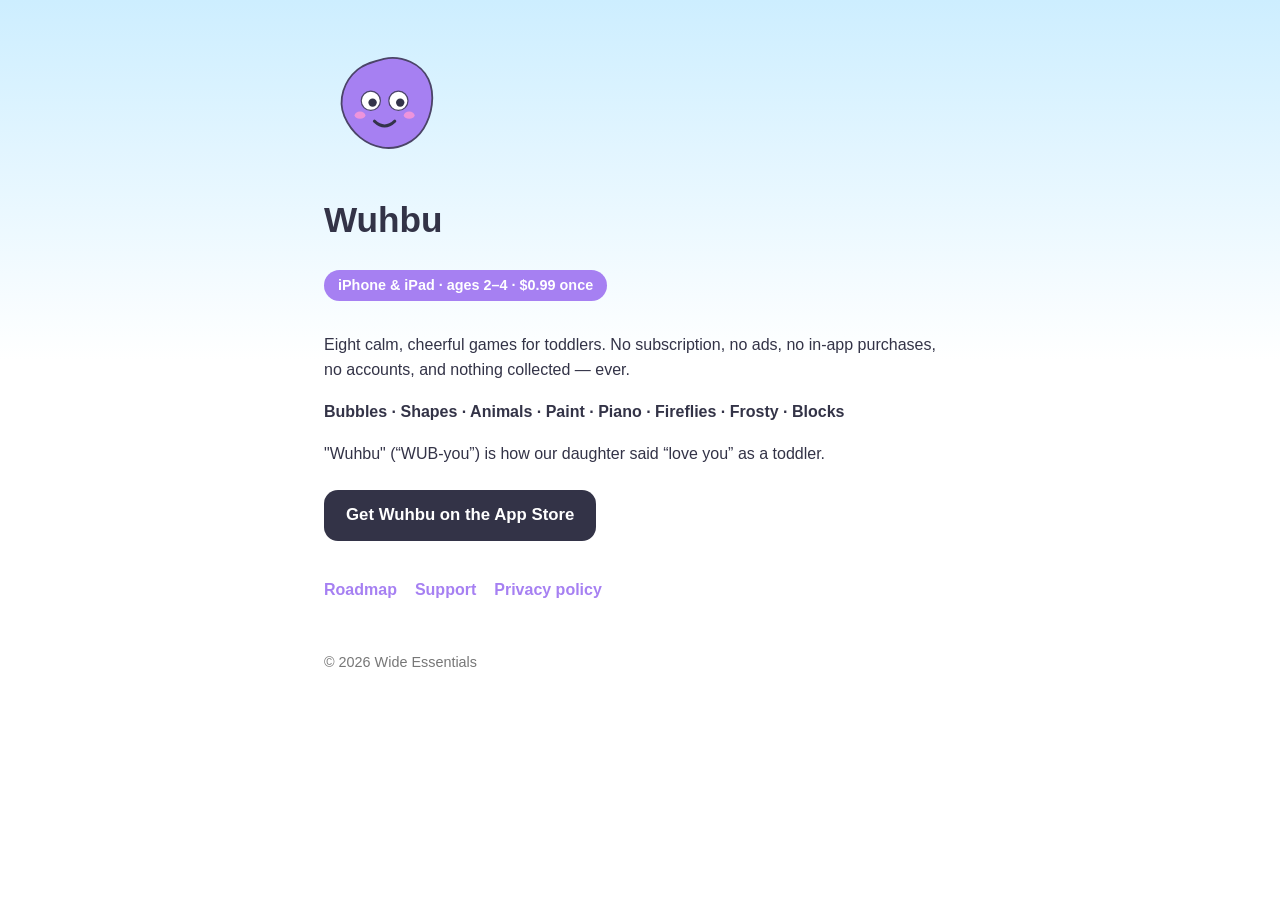
<file: index.html>
<!doctype html>
<html lang="en"><head><meta charset="utf-8"><meta name="viewport" content="width=device-width,initial-scale=1">
<title>Wuhbu — toddler games for iPhone and iPad</title><link rel="stylesheet" href="style.css"><link rel="icon" href="favicon.ico" sizes="any"><link rel="icon" type="image/png" sizes="32x32" href="favicon-32.png"><link rel="apple-touch-icon" href="apple-touch-icon.png"></head>
<body><main>
<svg class="blob" viewBox="0 0 200 200" aria-hidden="true"><path d="M100 18c30-6 62 8 74 34 12 26 6 60-8 82-14 22-40 36-68 32-28-4-52-24-64-52C22 86 34 54 56 36c12-10 28-14 44-18z" fill="#a680f2" stroke="#4b4468" stroke-width="3"/><circle cx="78" cy="88" r="16" fill="#fff" stroke="#4b4468" stroke-width="2"/><circle cx="124" cy="88" r="16" fill="#fff" stroke="#4b4468" stroke-width="2"/><circle cx="81" cy="91" r="7" fill="#33334a"/><circle cx="127" cy="91" r="7" fill="#33334a"/><ellipse cx="60" cy="112" rx="9" ry="6" fill="#ff99d6" opacity=".8"/><ellipse cx="142" cy="112" rx="9" ry="6" fill="#ff99d6" opacity=".8"/><path d="M84 122q17 16 34 0" fill="none" stroke="#33334a" stroke-width="5" stroke-linecap="round"/></svg>
<h1>Wuhbu</h1>
<p class="badge">iPhone &amp; iPad · ages 2–4 · $0.99 once</p>
<p>Eight calm, cheerful games for toddlers. No subscription, no ads, no in-app purchases, no accounts, and nothing collected — ever.</p>
<p><strong>Bubbles · Shapes · Animals · Paint · Piano · Fireflies · Frosty · Blocks</strong></p>
<p>"Wuhbu" (“WUB-you”) is how our daughter said “love you” as a toddler.</p>
<p><a class="store" href="https://apps.apple.com/app/id6809009025">Get Wuhbu on the App Store</a></p>
<nav><a href="roadmap.html">Roadmap</a><a href="support.html">Support</a><a href="privacy.html">Privacy policy</a></nav>
<footer>© 2026 Wide Essentials</footer>
</main></body></html>
</file>
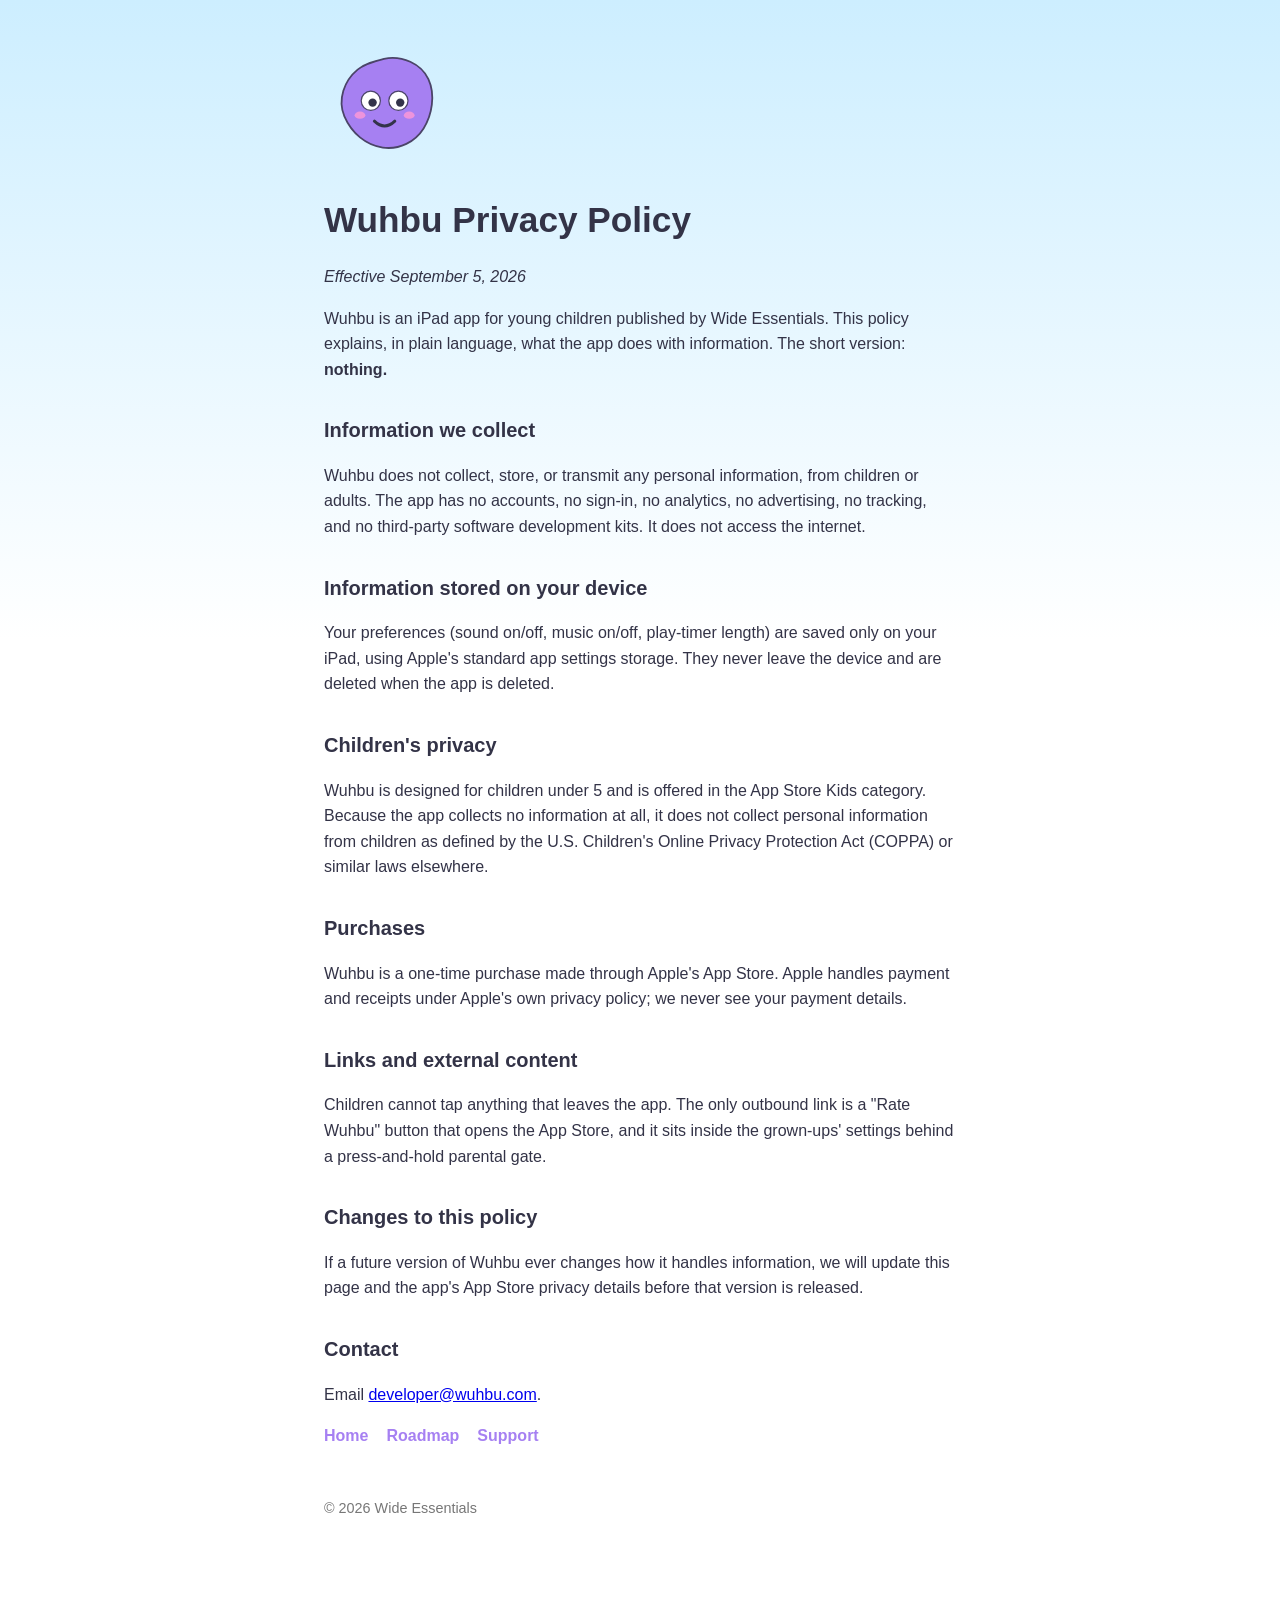
<file: privacy.html>
<!doctype html>
<html lang="en"><head><meta charset="utf-8"><meta name="viewport" content="width=device-width,initial-scale=1">
<title>Wuhbu — Privacy Policy</title><link rel="stylesheet" href="style.css"><link rel="icon" href="favicon.ico" sizes="any"><link rel="icon" type="image/png" sizes="32x32" href="favicon-32.png"><link rel="apple-touch-icon" href="apple-touch-icon.png"></head>
<body><main>
<svg class="blob" viewBox="0 0 200 200" aria-hidden="true"><path d="M100 18c30-6 62 8 74 34 12 26 6 60-8 82-14 22-40 36-68 32-28-4-52-24-64-52C22 86 34 54 56 36c12-10 28-14 44-18z" fill="#a680f2" stroke="#4b4468" stroke-width="3"/><circle cx="78" cy="88" r="16" fill="#fff" stroke="#4b4468" stroke-width="2"/><circle cx="124" cy="88" r="16" fill="#fff" stroke="#4b4468" stroke-width="2"/><circle cx="81" cy="91" r="7" fill="#33334a"/><circle cx="127" cy="91" r="7" fill="#33334a"/><ellipse cx="60" cy="112" rx="9" ry="6" fill="#ff99d6" opacity=".8"/><ellipse cx="142" cy="112" rx="9" ry="6" fill="#ff99d6" opacity=".8"/><path d="M84 122q17 16 34 0" fill="none" stroke="#33334a" stroke-width="5" stroke-linecap="round"/></svg>
<h1>Wuhbu Privacy Policy</h1>
<p><em>Effective September 5, 2026</em></p>
<p>Wuhbu is an iPad app for young children published by Wide Essentials. This policy explains, in plain language, what the app does with information. The short version: <strong>nothing.</strong></p>
<h2>Information we collect</h2>
<p>Wuhbu does not collect, store, or transmit any personal information, from children or adults. The app has no accounts, no sign-in, no analytics, no advertising, no tracking, and no third-party software development kits. It does not access the internet.</p>
<h2>Information stored on your device</h2>
<p>Your preferences (sound on/off, music on/off, play-timer length) are saved only on your iPad, using Apple's standard app settings storage. They never leave the device and are deleted when the app is deleted.</p>
<h2>Children's privacy</h2>
<p>Wuhbu is designed for children under 5 and is offered in the App Store Kids category. Because the app collects no information at all, it does not collect personal information from children as defined by the U.S. Children's Online Privacy Protection Act (COPPA) or similar laws elsewhere.</p>
<h2>Purchases</h2>
<p>Wuhbu is a one-time purchase made through Apple's App Store. Apple handles payment and receipts under Apple's own privacy policy; we never see your payment details.</p>
<h2>Links and external content</h2>
<p>Children cannot tap anything that leaves the app. The only outbound link is a "Rate Wuhbu" button that opens the App Store, and it sits inside the grown-ups' settings behind a press-and-hold parental gate.</p>
<h2>Changes to this policy</h2>
<p>If a future version of Wuhbu ever changes how it handles information, we will update this page and the app's App Store privacy details before that version is released.</p>
<h2>Contact</h2>
<p>Email <a href="mailto:developer@wuhbu.com">developer@wuhbu.com</a>.</p>
<nav><a href="index.html">Home</a><a href="roadmap.html">Roadmap</a><a href="support.html">Support</a></nav>
<footer>© 2026 Wide Essentials</footer>
</main></body></html>
</file>
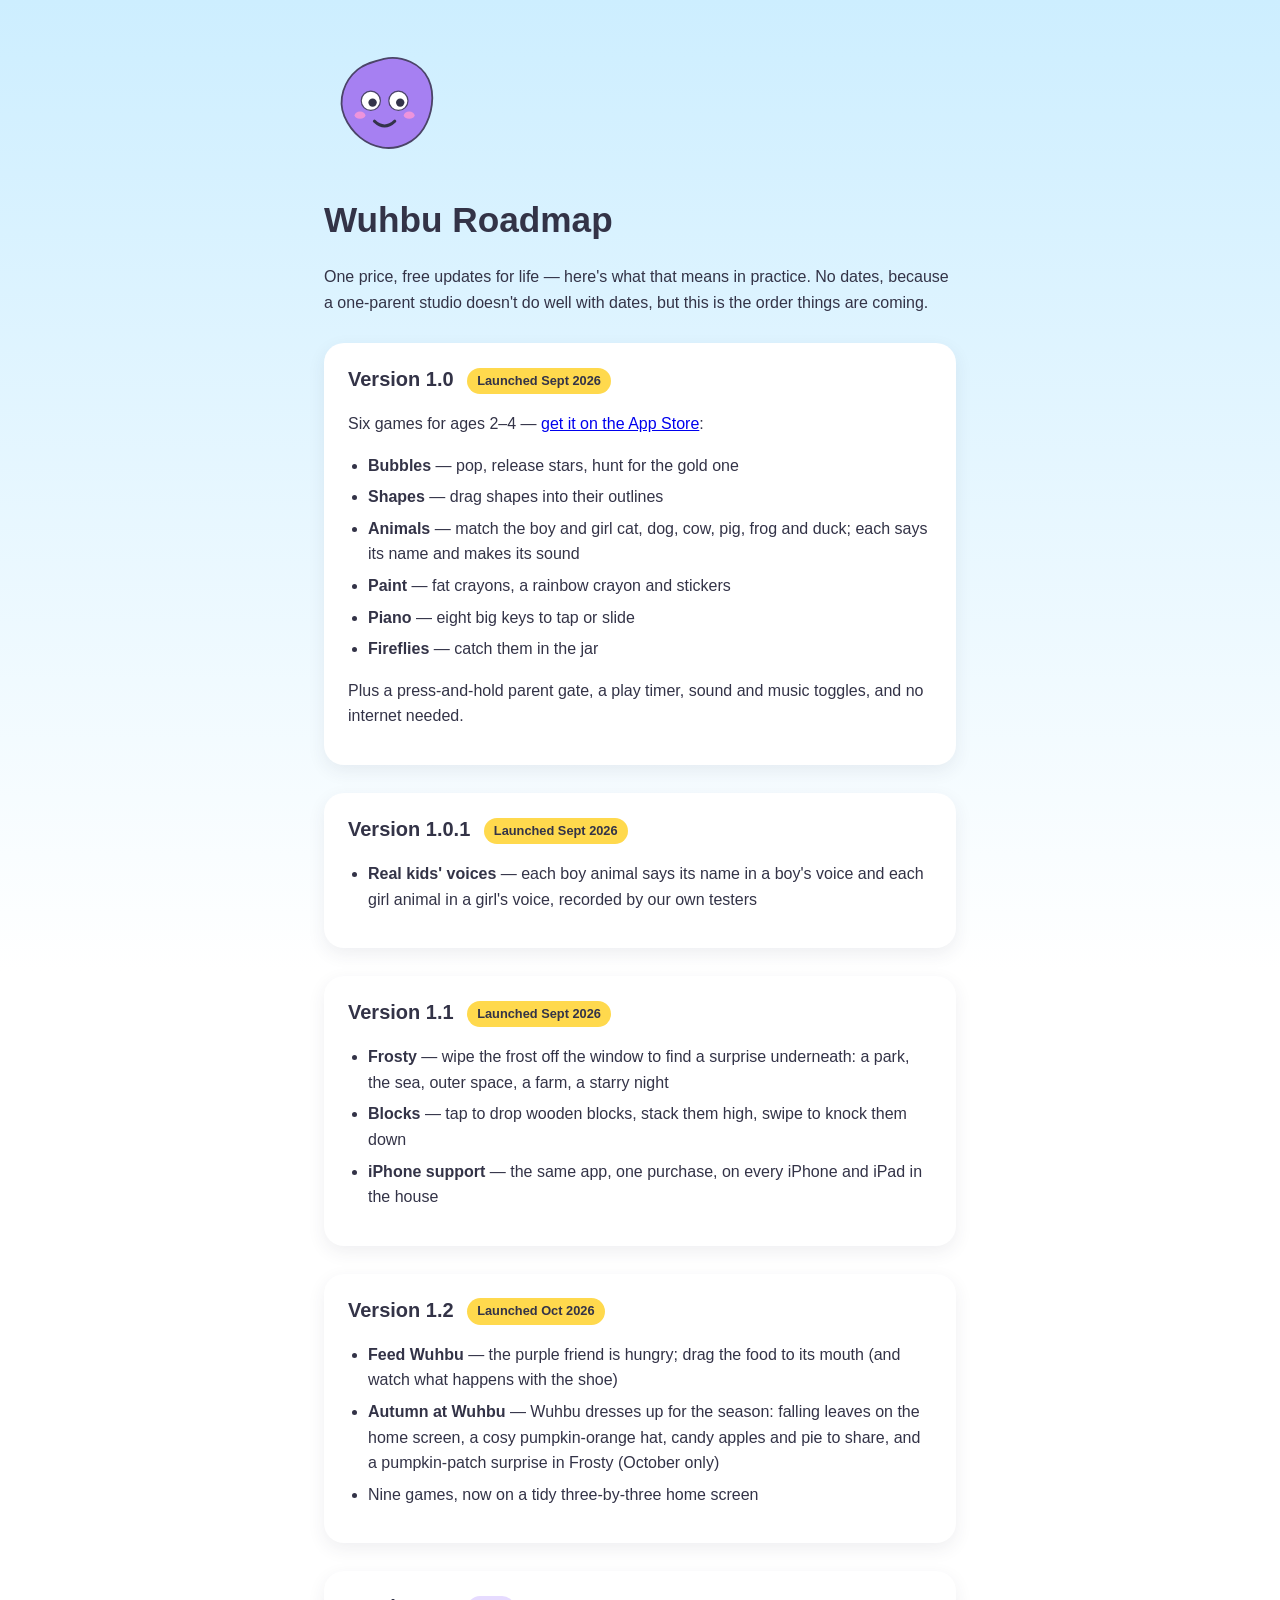
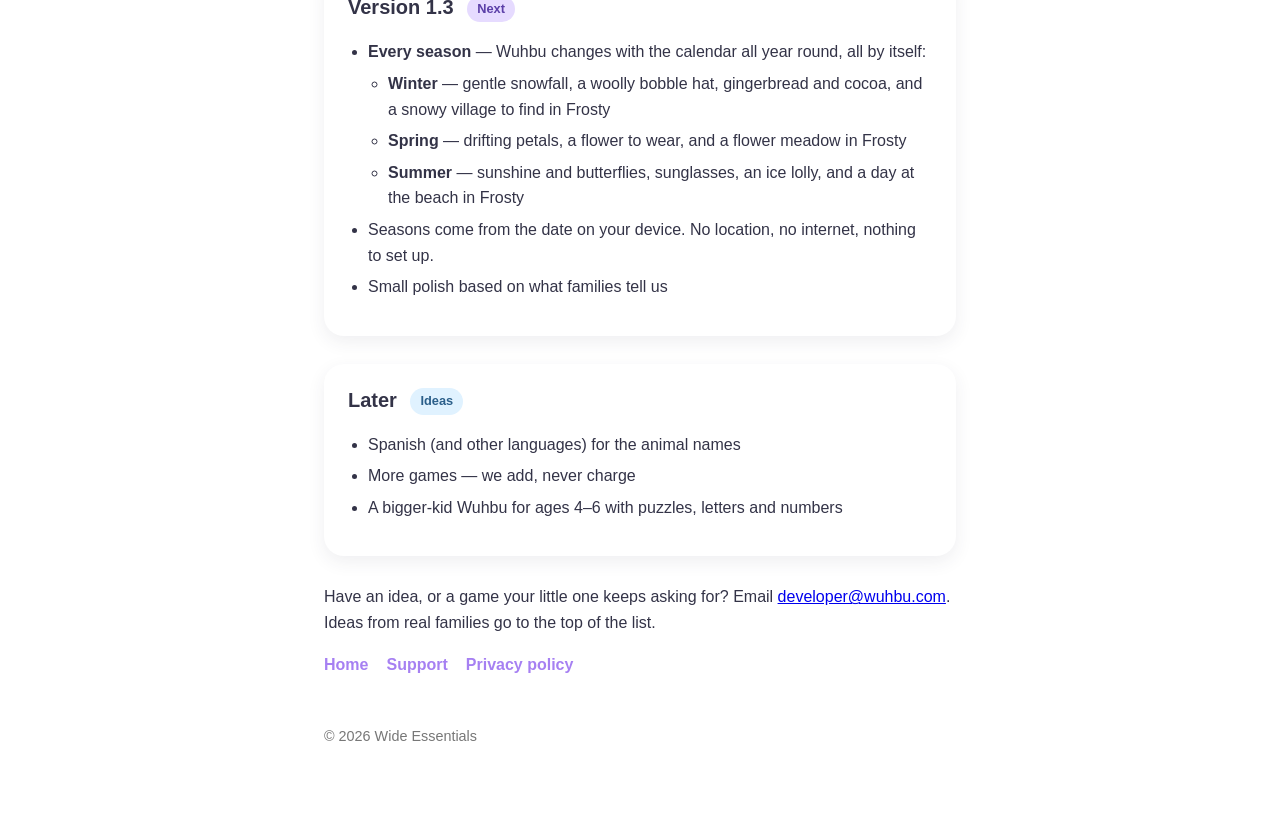
<file: roadmap.html>
<!doctype html>
<html lang="en"><head><meta charset="utf-8"><meta name="viewport" content="width=device-width,initial-scale=1">
<title>Wuhbu — Roadmap</title><link rel="stylesheet" href="style.css"><link rel="icon" href="favicon.ico" sizes="any"><link rel="icon" type="image/png" sizes="32x32" href="favicon-32.png"><link rel="apple-touch-icon" href="apple-touch-icon.png">
<style>
.stage { margin: 28px 0; padding: 20px 24px; background: #fff; border-radius: 20px; box-shadow: 0 6px 18px rgba(51,51,71,.08); }
.stage h2 { margin: 0 0 6px; }
.tag { display:inline-block; font-size:.8rem; font-weight:700; padding:3px 10px; border-radius:999px; margin-left:8px; vertical-align:middle; }
.tag.now { background:#ffd94d; color:#333347; }
.tag.next { background:#e6dbff; color:#5b3fa8; }
.tag.later { background:#e0f2ff; color:#2b5f8a; }
ul { padding-left: 20px; }
li { margin: 6px 0; }
</style></head>
<body><main>
<svg class="blob" viewBox="0 0 200 200" aria-hidden="true"><path d="M100 18c30-6 62 8 74 34 12 26 6 60-8 82-14 22-40 36-68 32-28-4-52-24-64-52C22 86 34 54 56 36c12-10 28-14 44-18z" fill="#a680f2" stroke="#4b4468" stroke-width="3"/><circle cx="78" cy="88" r="16" fill="#fff" stroke="#4b4468" stroke-width="2"/><circle cx="124" cy="88" r="16" fill="#fff" stroke="#4b4468" stroke-width="2"/><circle cx="81" cy="91" r="7" fill="#33334a"/><circle cx="127" cy="91" r="7" fill="#33334a"/><ellipse cx="60" cy="112" rx="9" ry="6" fill="#ff99d6" opacity=".8"/><ellipse cx="142" cy="112" rx="9" ry="6" fill="#ff99d6" opacity=".8"/><path d="M84 122q17 16 34 0" fill="none" stroke="#33334a" stroke-width="5" stroke-linecap="round"/></svg>
<h1>Wuhbu Roadmap</h1>
<p>One price, free updates for life — here's what that means in practice. No dates, because a one-parent studio doesn't do well with dates, but this is the order things are coming.</p>

<div class="stage">
<h2>Version 1.0 <span class="tag now">Launched Sept 2026</span></h2>
<p>Six games for ages 2–4 — <a href="https://apps.apple.com/app/id6809009025">get it on the App Store</a>:</p>
<ul>
<li><strong>Bubbles</strong> — pop, release stars, hunt for the gold one</li>
<li><strong>Shapes</strong> — drag shapes into their outlines</li>
<li><strong>Animals</strong> — match the boy and girl cat, dog, cow, pig, frog and duck; each says its name and makes its sound</li>
<li><strong>Paint</strong> — fat crayons, a rainbow crayon and stickers</li>
<li><strong>Piano</strong> — eight big keys to tap or slide</li>
<li><strong>Fireflies</strong> — catch them in the jar</li>
</ul>
<p>Plus a press-and-hold parent gate, a play timer, sound and music toggles, and no internet needed.</p>
</div>

<div class="stage">
<h2>Version 1.0.1 <span class="tag now">Launched Sept 2026</span></h2>
<ul>
<li><strong>Real kids' voices</strong> — each boy animal says its name in a boy's voice and each girl animal in a girl's voice, recorded by our own testers</li>
</ul>
</div>

<div class="stage">
<h2>Version 1.1 <span class="tag now">Launched Sept 2026</span></h2>
<ul>
<li><strong>Frosty</strong> — wipe the frost off the window to find a surprise underneath: a park, the sea, outer space, a farm, a starry night</li>
<li><strong>Blocks</strong> — tap to drop wooden blocks, stack them high, swipe to knock them down</li>
<li><strong>iPhone support</strong> — the same app, one purchase, on every iPhone and iPad in the house</li>
</ul>
</div>

<div class="stage">
<h2>Version 1.2 <span class="tag now">Launched Oct 2026</span></h2>
<ul>
<li><strong>Feed Wuhbu</strong> — the purple friend is hungry; drag the food to its mouth (and watch what happens with the shoe)</li>
<li><strong>Autumn at Wuhbu</strong> — Wuhbu dresses up for the season: falling leaves on the home screen, a cosy pumpkin-orange hat, candy apples and pie to share, and a pumpkin-patch surprise in Frosty (October only)</li>
<li>Nine games, now on a tidy three-by-three home screen</li>
</ul>
</div>

<div class="stage">
<h2>Version 1.3 <span class="tag next">Next</span></h2>
<ul>
<li><strong>Every season</strong> — Wuhbu changes with the calendar all year round, all by itself:
<ul>
<li><strong>Winter</strong> — gentle snowfall, a woolly bobble hat, gingerbread and cocoa, and a snowy village to find in Frosty</li>
<li><strong>Spring</strong> — drifting petals, a flower to wear, and a flower meadow in Frosty</li>
<li><strong>Summer</strong> — sunshine and butterflies, sunglasses, an ice lolly, and a day at the beach in Frosty</li>
</ul></li>
<li>Seasons come from the date on your device. No location, no internet, nothing to set up.</li>
<li>Small polish based on what families tell us</li>
</ul>
</div>

<div class="stage">
<h2>Later <span class="tag later">Ideas</span></h2>
<ul>
<li>Spanish (and other languages) for the animal names</li>
<li>More games — we add, never charge</li>
<li>A bigger-kid Wuhbu for ages 4–6 with puzzles, letters and numbers</li>
</ul>
</div>

<p>Have an idea, or a game your little one keeps asking for? Email <a href="mailto:developer@wuhbu.com">developer@wuhbu.com</a>. Ideas from real families go to the top of the list.</p>
<nav><a href="index.html">Home</a><a href="support.html">Support</a><a href="privacy.html">Privacy policy</a></nav>
<footer>© 2026 Wide Essentials</footer>
</main></body></html>
</file>
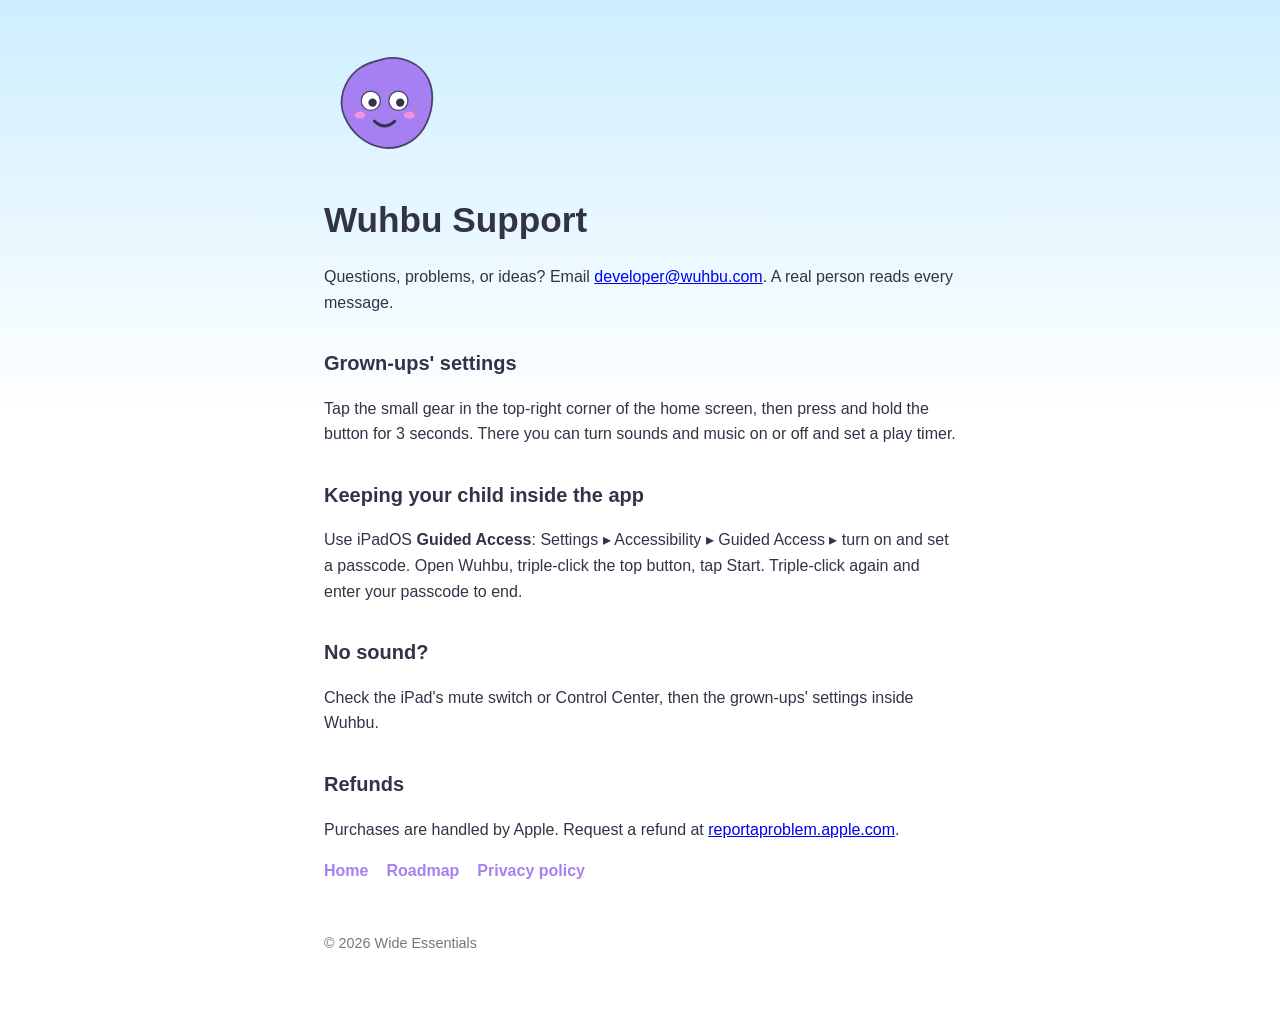
<file: support.html>
<!doctype html>
<html lang="en"><head><meta charset="utf-8"><meta name="viewport" content="width=device-width,initial-scale=1">
<title>Wuhbu — Support</title><link rel="stylesheet" href="style.css"><link rel="icon" href="favicon.ico" sizes="any"><link rel="icon" type="image/png" sizes="32x32" href="favicon-32.png"><link rel="apple-touch-icon" href="apple-touch-icon.png"></head>
<body><main>
<svg class="blob" viewBox="0 0 200 200" aria-hidden="true"><path d="M100 18c30-6 62 8 74 34 12 26 6 60-8 82-14 22-40 36-68 32-28-4-52-24-64-52C22 86 34 54 56 36c12-10 28-14 44-18z" fill="#a680f2" stroke="#4b4468" stroke-width="3"/><circle cx="78" cy="88" r="16" fill="#fff" stroke="#4b4468" stroke-width="2"/><circle cx="124" cy="88" r="16" fill="#fff" stroke="#4b4468" stroke-width="2"/><circle cx="81" cy="91" r="7" fill="#33334a"/><circle cx="127" cy="91" r="7" fill="#33334a"/><ellipse cx="60" cy="112" rx="9" ry="6" fill="#ff99d6" opacity=".8"/><ellipse cx="142" cy="112" rx="9" ry="6" fill="#ff99d6" opacity=".8"/><path d="M84 122q17 16 34 0" fill="none" stroke="#33334a" stroke-width="5" stroke-linecap="round"/></svg>
<h1>Wuhbu Support</h1>
<p>Questions, problems, or ideas? Email <a href="mailto:developer@wuhbu.com">developer@wuhbu.com</a>. A real person reads every message.</p>
<h2>Grown-ups' settings</h2>
<p>Tap the small gear in the top-right corner of the home screen, then press and hold the button for 3 seconds. There you can turn sounds and music on or off and set a play timer.</p>
<h2>Keeping your child inside the app</h2>
<p>Use iPadOS <strong>Guided Access</strong>: Settings ▸ Accessibility ▸ Guided Access ▸ turn on and set a passcode. Open Wuhbu, triple-click the top button, tap Start. Triple-click again and enter your passcode to end.</p>
<h2>No sound?</h2>
<p>Check the iPad's mute switch or Control Center, then the grown-ups' settings inside Wuhbu.</p>
<h2>Refunds</h2>
<p>Purchases are handled by Apple. Request a refund at <a href="https://reportaproblem.apple.com">reportaproblem.apple.com</a>.</p>
<nav><a href="index.html">Home</a><a href="roadmap.html">Roadmap</a><a href="privacy.html">Privacy policy</a></nav>
<footer>© 2026 Wide Essentials</footer>
</main></body></html>
</file>
<file: style.css>
:root { --sky:#8cd9ff; --ink:#333347; --grape:#a680f2; }
* { box-sizing: border-box; }
body { margin:0; font-family: -apple-system, "SF Pro Rounded", "Segoe UI", Helvetica, Arial, sans-serif; color:var(--ink); background: linear-gradient(#cdeeff, #ffffff 40%); min-height:100vh; }
main { max-width: 680px; margin: 0 auto; padding: 48px 24px 80px; line-height: 1.6; }
h1 { font-size: 2.2rem; margin: 0 0 8px; }
h2 { font-size: 1.25rem; margin-top: 2rem; }
.badge { display:inline-block; background:var(--grape); color:#fff; border-radius:999px; padding:4px 14px; font-weight:700; font-size:.9rem; }
.store { display:inline-block; background:var(--ink); color:#fff; border-radius:14px; padding:12px 22px; font-weight:700; font-size:1.05rem; text-decoration:none; margin: 8px 0 20px; }
.store:hover { background:#1f1f30; }
nav a { margin-right: 18px; color: var(--grape); font-weight: 700; text-decoration: none; }
footer { margin-top: 48px; font-size: .9rem; color: #777; }
.blob { width: 120px; height: 120px; margin: 0 0 16px; }
</file>
